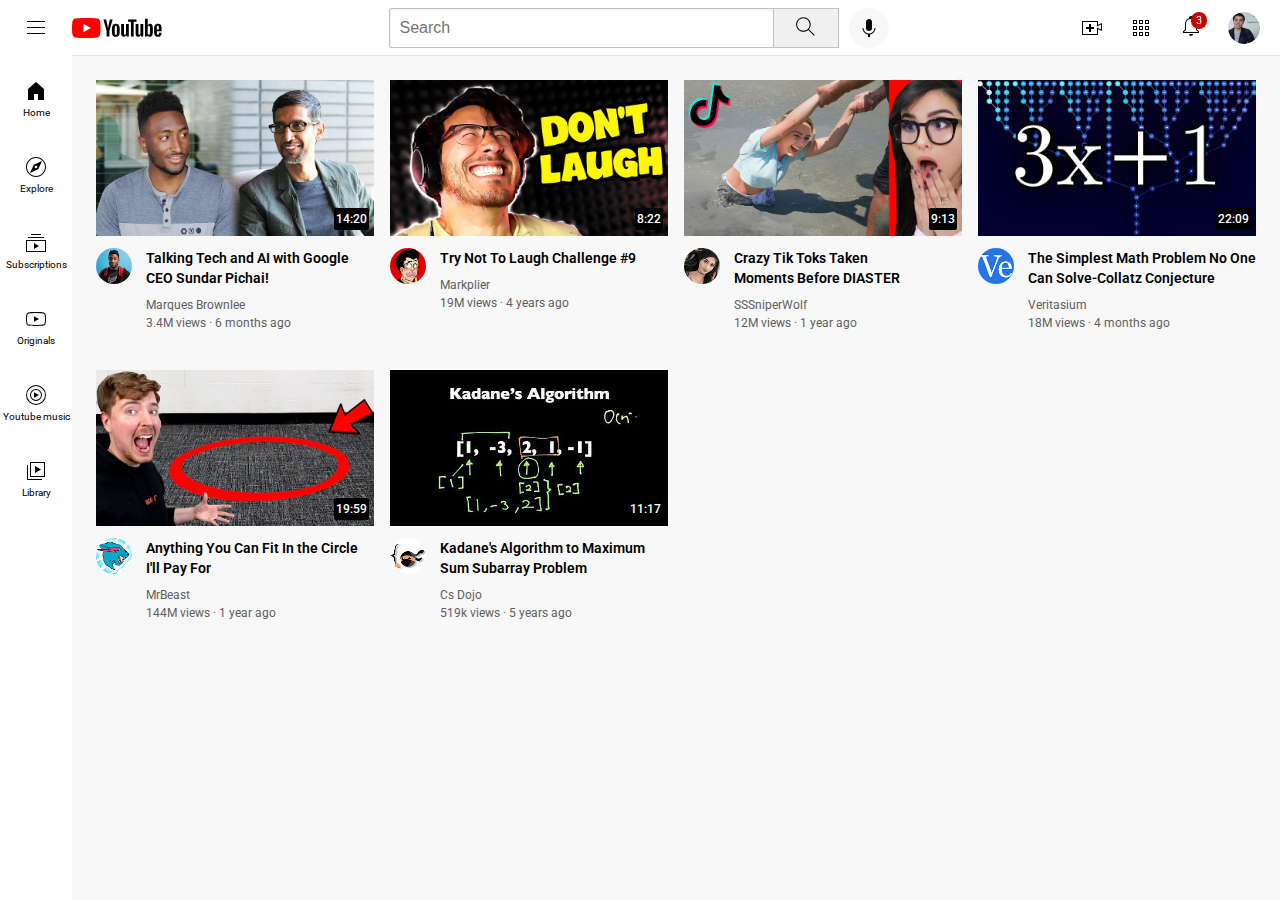
<file: index.html>
<!DOCTYPE html>
<html>
<head>
    <title>YouTube.com clone</title>

    <link rel="preconnect" href="https://fonts.googleapis.com">
<link rel="preconnect" href="https://fonts.gstatic.com" crossorigin>
<link href="https://fonts.googleapis.com/css2?family=Roboto:wght@400;500;700&display=swap" rel="stylesheet">
<link rel="stylesheet" href="styles/videos.css">
<link rel="stylesheet" href="styles/header.css">
<link rel="stylesheet" href="styles/general.css">
<link rel="stylesheet" href="styles/sidebar.css">
</head>
<body>
    <header class="header">
        <div class="left-section">
            <img class="hamburger-menu" src="icons/hamburger-menu.svg">
            <img class="youtube-logo" src="icons/youtube-logo.svg">
        </div>
        <div class="middle-section">
            <input class="search-bar" type="text" placeholder="Search">
            <button class="search-button">
            <img class="search-icon" src="icons/search.svg">
            <div class="tooltip">Search</div>
            </button>
            <!---  Put position absolute 
                inside position relative  -->
            <button class="voice-search-button">
                <img class="voice-search-icon" clsss="voice-search-button" src="icons/voice-search-icon.svg">
                <div class="tooltip">Search with your voice</div>
            </button>
        </div> 
        <div class="right-section">
            <div class="upload-icon-container">
                <img class="upload-icon" src="icons/upload.svg"></img>
                <div class="tooltip">Create</div>
            </div>
            
            <img class="youtube-apps-icon" src="icons/youtube-apps.svg"></img>
            <div class="notifications-icon-container">
                <img class="notifications-icon" src="icons/notifications.svg"></img>
                <div class="notifications-icon-count">3</div>
            </div>
            
            <img class="current-user-picture" src="channel-pictures/my-channel.jpeg"></img>     
        </div>
        
    </header>
    
    <nav class="sidebar">
        <div class="sidebar-link">
            <img src="icons/home.svg">
            <div>Home</div>
        </div>
        <div class="sidebar-link">
            <img src="icons/explore.svg">
            <div>Explore</div>
        </div>
        <div class="sidebar-link">
            <img src="icons/subscriptions.svg">
            <div>Subscriptions</div>
        </div>
        <div class="sidebar-link">
            <img src="icons/originals.svg">
            <div>Originals</div>
        </div>
        <div class="sidebar-link">
            <img src="icons/youtube-music.svg">
            <div>Youtube music</div>
        </div>
        <div class="sidebar-link">
            <img src="icons/library.svg">
            <div>Library</div>
        </div>
    </nav>
    
    <main> 
        <section class="video-grid">
            <div class="video-preview">
                <div class="thumbnail-row">
                    <img class="thumbnail" src="thumbnails/thumbnail-1.webp">
                <div class="video-time">14:20</div>
                </div>
                <div class="video-info-grid">
                    <div class="channel-picture">
                        <img class="profile-picture" src="channel-pictures/channel-1.jpeg">
                    </div>
                    <div class="video-info">
                        <p class="video-title">
                            Talking Tech and AI with Google CEO Sundar Pichai!
                        </p>
                        <p class="video-author">
                            Marques Brownlee
                        </p>
                        <p class="video-stats">
                            3.4M views &#183;  6 months ago
                        </p>
                    </div>
                    
                </div>
                    
            </div>
        
            <div class="video-preview">
        
                <div class="thumbnail-row">
                    <img class="thumbnail" src="thumbnails/thumbnail-2.webp">
                    <div class="video-time">8:22</div>
                </div>
                <div class="video-info-grid">
                    <div class="channel-picture">
                        <img class="profile-picture" src="channel-pictures/channel-2.jpeg">
                    </div>
                    
                    <div class="video-info">
                        <p class="video-title">
                            Try Not To Laugh Challenge #9
                        </p>
                        <p class="video-author">
                            Markplier
                        </p>
                        <p class="video-stats">
                            19M views &#183; 4 years ago
                        </p>
                    </div>
                </div>
                
            </div>
        
            <div class="video-preview">
                <div class="thumbnail-row">
                    <img class="thumbnail" src="thumbnails/thumbnail-3.webp">
                    <div class="video-time">9:13</div>
                </div>
                <div class="video-info-grid">
                    <div class="channel-picture">
                        <img class="profile-picture" src="channel-pictures/channel-3.jpeg">
                        
                    </div>
                    <div class="video-info">
                        <p class="video-title">
                           Crazy Tik Toks Taken<br>
                           Moments Before DIASTER
                        </p>
                        <p class="video-author">
                            SSSniperWolf
                        </p>
                        <p class="video-stats">
                            12M views &#183;  1 year ago
                        </p>
                    </div>
                    
                </div>
                    
            </div>
        
            <div class="video-preview">
        
                <div class="thumbnail-row">
                    <img class="thumbnail" src="thumbnails/thumbnail-4.webp">
                    <div class="video-time">22:09</div>
                </div>
                <div class="video-info-grid">
                    <div class="channel-picture">
                        <img class="profile-picture" src="channel-pictures/channel-4.jpeg">
                    </div>
                    
                    <div class="video-info">
                        <p class="video-title">
                            The Simplest Math Problem No One Can Solve-Collatz Conjecture
                        </p>
                        <p class="video-author">
                            Veritasium
                        </p>
                        <p class="video-stats">
                            18M views &#183; 4 months ago
                        </p>
                    </div>
                </div>
                
            </div>
        
            <div class="video-preview">
                <div class="thumbnail-row">
                    <img class="thumbnail" src="thumbnails/thumbnail-6.webp">
                    <div class="video-time">19:59</div>
                </div>
                <div class="video-info-grid">
                    <div class="channel-picture">
                        <img class="profile-picture" src="channel-pictures/channel-6.jpeg">
                    </div>
                    <div class="video-info">
                        <p class="video-title">
                            Anything You Can Fit In the Circle I'll Pay For
                        </p>
                        <p class="video-author">
                            MrBeast
                        </p>
                        <p class="video-stats">
                            144M views &#183;  1 year ago
                        </p>
                    </div>
                    
                </div>
                    
            </div>
        
            <div class="video-preview">
        
                <div class="thumbnail-row">
                    <img class="thumbnail" src="thumbnails/thumbnail-5.webp">
                    <div class="video-time">11:17</div>
                </div>
                <div class="video-info-grid">
                    <div class="channel-picture">
                        <img class="profile-picture" src="channel-pictures/channel-5.jpeg">
                    </div>
                    
                    <div class="video-info">
                        <p class="video-title">
                            Kadane's Algorithm to Maximum Sum Subarray Problem
                        </p>
                        <p class="video-author">
                            Cs Dojo
                        </p>
                        <p class="video-stats">
                            519k views &#183; 5 years ago
                        </p>
                    </div>
                </div>
                
            </div>
        </section>
    </main>
    
</body>
</html>
</file>
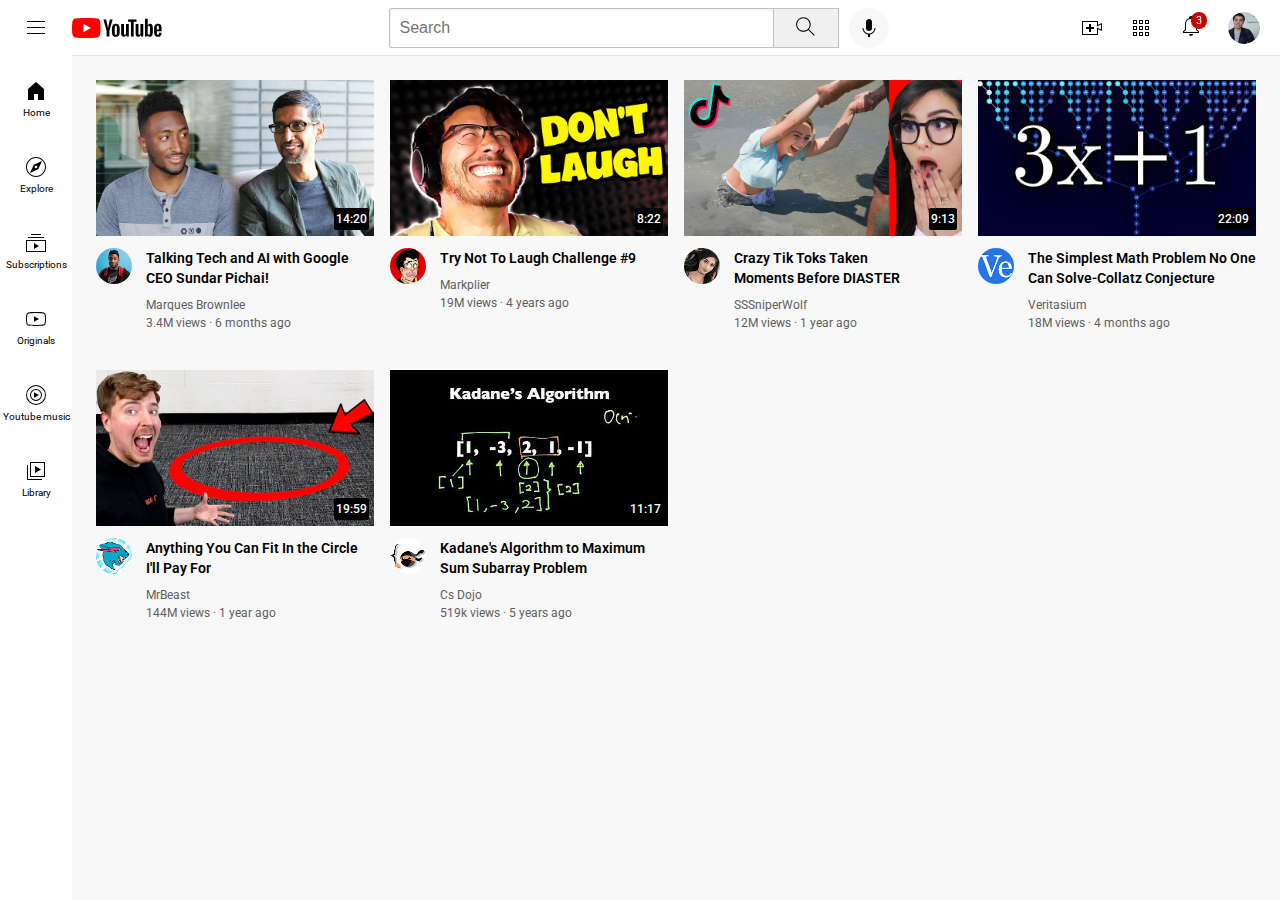
<file: youtube.html>
<!DOCTYPE html>
<html>
<head>
    <title>YouTube.com clone</title>

    <link rel="preconnect" href="https://fonts.googleapis.com">
<link rel="preconnect" href="https://fonts.gstatic.com" crossorigin>
<link href="https://fonts.googleapis.com/css2?family=Roboto:wght@400;500;700&display=swap" rel="stylesheet">
<link rel="stylesheet" href="styles/videos.css">
<link rel="stylesheet" href="styles/header.css">
<link rel="stylesheet" href="styles/general.css">
<link rel="stylesheet" href="styles/sidebar.css">
</head>
<body>
    <header class="header">
        <div class="left-section">
            <img class="hamburger-menu" src="icons/hamburger-menu.svg">
            <img class="youtube-logo" src="icons/youtube-logo.svg">
        </div>
        <div class="middle-section">
            <input class="search-bar" type="text" placeholder="Search">
            <button class="search-button">
            <img class="search-icon" src="icons/search.svg">
            <div class="tooltip">Search</div>
            </button>
            <!---  Put position absolute 
                inside position relative  -->
            <button class="voice-search-button">
                <img class="voice-search-icon" clsss="voice-search-button" src="icons/voice-search-icon.svg">
                <div class="tooltip">Search with your voice</div>
            </button>
        </div> 
        <div class="right-section">
            <div class="upload-icon-container">
                <img class="upload-icon" src="icons/upload.svg"></img>
                <div class="tooltip">Create</div>
            </div>
            
            <img class="youtube-apps-icon" src="icons/youtube-apps.svg"></img>
            <div class="notifications-icon-container">
                <img class="notifications-icon" src="icons/notifications.svg"></img>
                <div class="notifications-icon-count">3</div>
            </div>
            
            <img class="current-user-picture" src="channel-pictures/my-channel.jpeg"></img>     
        </div>
        
    </header>
    
    <nav class="sidebar">
        <div class="sidebar-link">
            <img src="icons/home.svg">
            <div>Home</div>
        </div>
        <div class="sidebar-link">
            <img src="icons/explore.svg">
            <div>Explore</div>
        </div>
        <div class="sidebar-link">
            <img src="icons/subscriptions.svg">
            <div>Subscriptions</div>
        </div>
        <div class="sidebar-link">
            <img src="icons/originals.svg">
            <div>Originals</div>
        </div>
        <div class="sidebar-link">
            <img src="icons/youtube-music.svg">
            <div>Youtube music</div>
        </div>
        <div class="sidebar-link">
            <img src="icons/library.svg">
            <div>Library</div>
        </div>
    </nav>
    
    <main> 
        <section class="video-grid">
            <div class="video-preview">
                <div class="thumbnail-row">
                    <img class="thumbnail" src="thumbnails/thumbnail-1.webp">
                <div class="video-time">14:20</div>
                </div>
                <div class="video-info-grid">
                    <div class="channel-picture">
                        <img class="profile-picture" src="channel-pictures/channel-1.jpeg">
                    </div>
                    <div class="video-info">
                        <p class="video-title">
                            Talking Tech and AI with Google CEO Sundar Pichai!
                        </p>
                        <p class="video-author">
                            Marques Brownlee
                        </p>
                        <p class="video-stats">
                            3.4M views &#183;  6 months ago
                        </p>
                    </div>
                    
                </div>
                    
            </div>
        
            <div class="video-preview">
        
                <div class="thumbnail-row">
                    <img class="thumbnail" src="thumbnails/thumbnail-2.webp">
                    <div class="video-time">8:22</div>
                </div>
                <div class="video-info-grid">
                    <div class="channel-picture">
                        <img class="profile-picture" src="channel-pictures/channel-2.jpeg">
                    </div>
                    
                    <div class="video-info">
                        <p class="video-title">
                            Try Not To Laugh Challenge #9
                        </p>
                        <p class="video-author">
                            Markplier
                        </p>
                        <p class="video-stats">
                            19M views &#183; 4 years ago
                        </p>
                    </div>
                </div>
                
            </div>
        
            <div class="video-preview">
                <div class="thumbnail-row">
                    <img class="thumbnail" src="thumbnails/thumbnail-3.webp">
                    <div class="video-time">9:13</div>
                </div>
                <div class="video-info-grid">
                    <div class="channel-picture">
                        <img class="profile-picture" src="channel-pictures/channel-3.jpeg">
                        
                    </div>
                    <div class="video-info">
                        <p class="video-title">
                           Crazy Tik Toks Taken<br>
                           Moments Before DIASTER
                        </p>
                        <p class="video-author">
                            SSSniperWolf
                        </p>
                        <p class="video-stats">
                            12M views &#183;  1 year ago
                        </p>
                    </div>
                    
                </div>
                    
            </div>
        
            <div class="video-preview">
        
                <div class="thumbnail-row">
                    <img class="thumbnail" src="thumbnails/thumbnail-4.webp">
                    <div class="video-time">22:09</div>
                </div>
                <div class="video-info-grid">
                    <div class="channel-picture">
                        <img class="profile-picture" src="channel-pictures/channel-4.jpeg">
                    </div>
                    
                    <div class="video-info">
                        <p class="video-title">
                            The Simplest Math Problem No One Can Solve-Collatz Conjecture
                        </p>
                        <p class="video-author">
                            Veritasium
                        </p>
                        <p class="video-stats">
                            18M views &#183; 4 months ago
                        </p>
                    </div>
                </div>
                
            </div>
        
            <div class="video-preview">
                <div class="thumbnail-row">
                    <img class="thumbnail" src="thumbnails/thumbnail-6.webp">
                    <div class="video-time">19:59</div>
                </div>
                <div class="video-info-grid">
                    <div class="channel-picture">
                        <img class="profile-picture" src="channel-pictures/channel-6.jpeg">
                    </div>
                    <div class="video-info">
                        <p class="video-title">
                            Anything You Can Fit In the Circle I'll Pay For
                        </p>
                        <p class="video-author">
                            MrBeast
                        </p>
                        <p class="video-stats">
                            144M views &#183;  1 year ago
                        </p>
                    </div>
                    
                </div>
                    
            </div>
        
            <div class="video-preview">
        
                <div class="thumbnail-row">
                    <img class="thumbnail" src="thumbnails/thumbnail-5.webp">
                    <div class="video-time">11:17</div>
                </div>
                <div class="video-info-grid">
                    <div class="channel-picture">
                        <img class="profile-picture" src="channel-pictures/channel-5.jpeg">
                    </div>
                    
                    <div class="video-info">
                        <p class="video-title">
                            Kadane's Algorithm to Maximum Sum Subarray Problem
                        </p>
                        <p class="video-author">
                            Cs Dojo
                        </p>
                        <p class="video-stats">
                            519k views &#183; 5 years ago
                        </p>
                    </div>
                </div>
                
            </div>
        </section>
    </main>
    
</body>
</html>
</file>
<file: styles/videos.css>
.thumbnail {
    width: 100%;
    }

.video-title {
    margin-top: 0;
    font-size: 14px;
    font-weight: 600;
    line-height: 20px;
    margin-bottom: 10px;
    }

.video-info-grid{
    display: grid;
    grid-template-columns: 50px 1fr;
    }

.profile-picture {
    width: 36px;
    border-radius: 50px;
    }
.thumbnail-row {
    margin-bottom: 8px;
    position: relative;
    }
.video-author,
.video-stats {
    font-size: 12px;
    color: rgb(96, 96, 96);
    }
.video-author {
    margin-bottom: 4px;
    }
.video-grid {
    display: grid;
    grid-template-columns: 1fr 1fr 1fr;
    column-gap: 16px;
    row-gap: 40px;
    }

@media (max-width: 750px) {
    .video-grid {
        grid-template-columns: 1fr 1fr;
    }
}

@media (min-width: 751px) and (max-width: 999px)
    {
        .video-grid {
            grid-template-columns: 1fr 1fr 1fr;
        }
    }

@media (min-width: 1000px) {
    .video-grid {
        grid-template-columns: 1fr 1fr 1fr 1fr;
    }
}

.video-time {
    font-size: 12px;
    font-weight: 500;
    padding: 4px 2px;;
    border-radius: 2px;
    background-color: black;
    color: white;
    position: absolute;
    bottom: 10px;
    right: 5px;
}
</file>
<file: styles/header.css>
.header {
    height: 55px;
    display: flex;
    flex-direction: row;
    justify-content: space-between;

    position: fixed;
    top: 0;
    left: 0;
    right: 0;

    background-color: white;
    border-bottom-width: 1px;
    border-bottom-style: solid;
    border-bottom-color: rgb(228, 228, 228);
    z-index: 100;
}

.left-section {
    display: flex;
    align-items: center;
    
}

.hamburger-menu {
    height: 24px;
    margin-left: 24px;
    margin-right: 24px;
}

.youtube-logo {
    height: 20px;
}

.middle-section {
    display: flex;
    flex: 1;
    margin-left: 70px;
    margin-right: 35px;
    max-width: 500px;
    align-items: center;
}

.search-bar {
    flex: 1;
    height: 36px;
    padding-left: 10px;
    font-size: 16px;
    border: 1px solid rgb(192, 192, 192);
    border-radius: 2px;
    box-shadow: inset 1px 2px 3px rgba(0 ,0 , 0, 0.05);
    width: 0;
}

.search-bar::placeholder {
    font-size: 16px;
}
.search-icon {
    height: 25px;

}
.search-button {
    height: 40px;
    width: 66px;
    background-color: rgb(240, 240, 240);
    border-width: 1px;
    border-style: solid;
    border-color: rgb(192, 192, 192);
    margin-left: -1px;
    margin-right: 10px;
    position: relative;

}

.search-bottom,
.voice-search-button,
.upload-icon-container {
    display: flex;
    justify-content: center;
    align-items: center;
    position: relative;
}

.search-button .tooltip,
.voice-search-button .tooltip,
.upload-icon-container .tooltip {
    position: absolute;
    background-color: gray;
    color: white;
    padding-bottom: 4px;
    padding-bottom: 4px;
    padding-left: 8px;
    padding-right: 8px;
    border-radius: 2px;
    font-size: 12px;
    bottom: -30px;
    opacity: 0;
    transition: opacity 0.15s;
    pointer-events: none;
    white-space: nowrap;
}

.search-button:hover .tooltip,
.voice-search-button:hover .tooltip,
.upload-icon-container:hover .tooltip {
    opacity: 1;
}

.voice-search-button {
    height: 40px;
    width: 40px;
    border-radius: 20px;
    border: none;
    background-color: rgb(248, 248, 248);
}
.voice-search-icon {
    height: 24px;
    
}
.right-section {
    
    width: 180px;
    display: flex;
    align-items: center;
    justify-content: space-between;
    margin-right: 20px;
    flex-shrink: 0;
}

.upload-icon {
    height: 24px;
}

.youtube-apps-icon {
    height: 24px;
}

.notifications-icon {
    height: 24px;
}

.notifications-icon-container {
    position: relative;
}

.notifications-icon-count {
    position: absolute;
    top: -2px;
    right: -4px;
    background-color: rgb(200, 0, 0);
    color: white;
    font-size: 11px;
    padding-left: 5px;
    padding-right: 5px;
    padding-top: 2px;
    padding-bottom: 2px;
    border-radius: 10px;
}

.current-user-picture {
    height: 32px;
    border-radius:16px;
}
</file>
<file: styles/general.css>
p {
    margin-bottom: 0;
    margin-top: 0;
    }

body {
    font-family: Roboto, Arial;
    margin: 0;
    padding-top: 80px;
    padding-left: 96px;
    padding-right: 24px;
    background-color: rgb(248, 248, 248);
}
</file>
<file: styles/sidebar.css>
.sidebar {
    position: fixed;
    left: 0;
    bottom: 0;
    top: 55px;
    background-color: white;
    width: 72px;
    z-index: 200; 
    padding-top: 5px;
}

.sidebar-link {
    height: 76px;
    display: flex;
    justify-content: center;
    align-items: center;
    flex-direction: column;
    cursor: pointer;
}

.sidebar-link:hover {
    background-color: rgb(235, 235, 235);
}

.sidebar-link img {
    height: 24px;
    margin-bottom: 4px;
}
.sidebar-link div {
    font-size: 10px;
}
</file>
